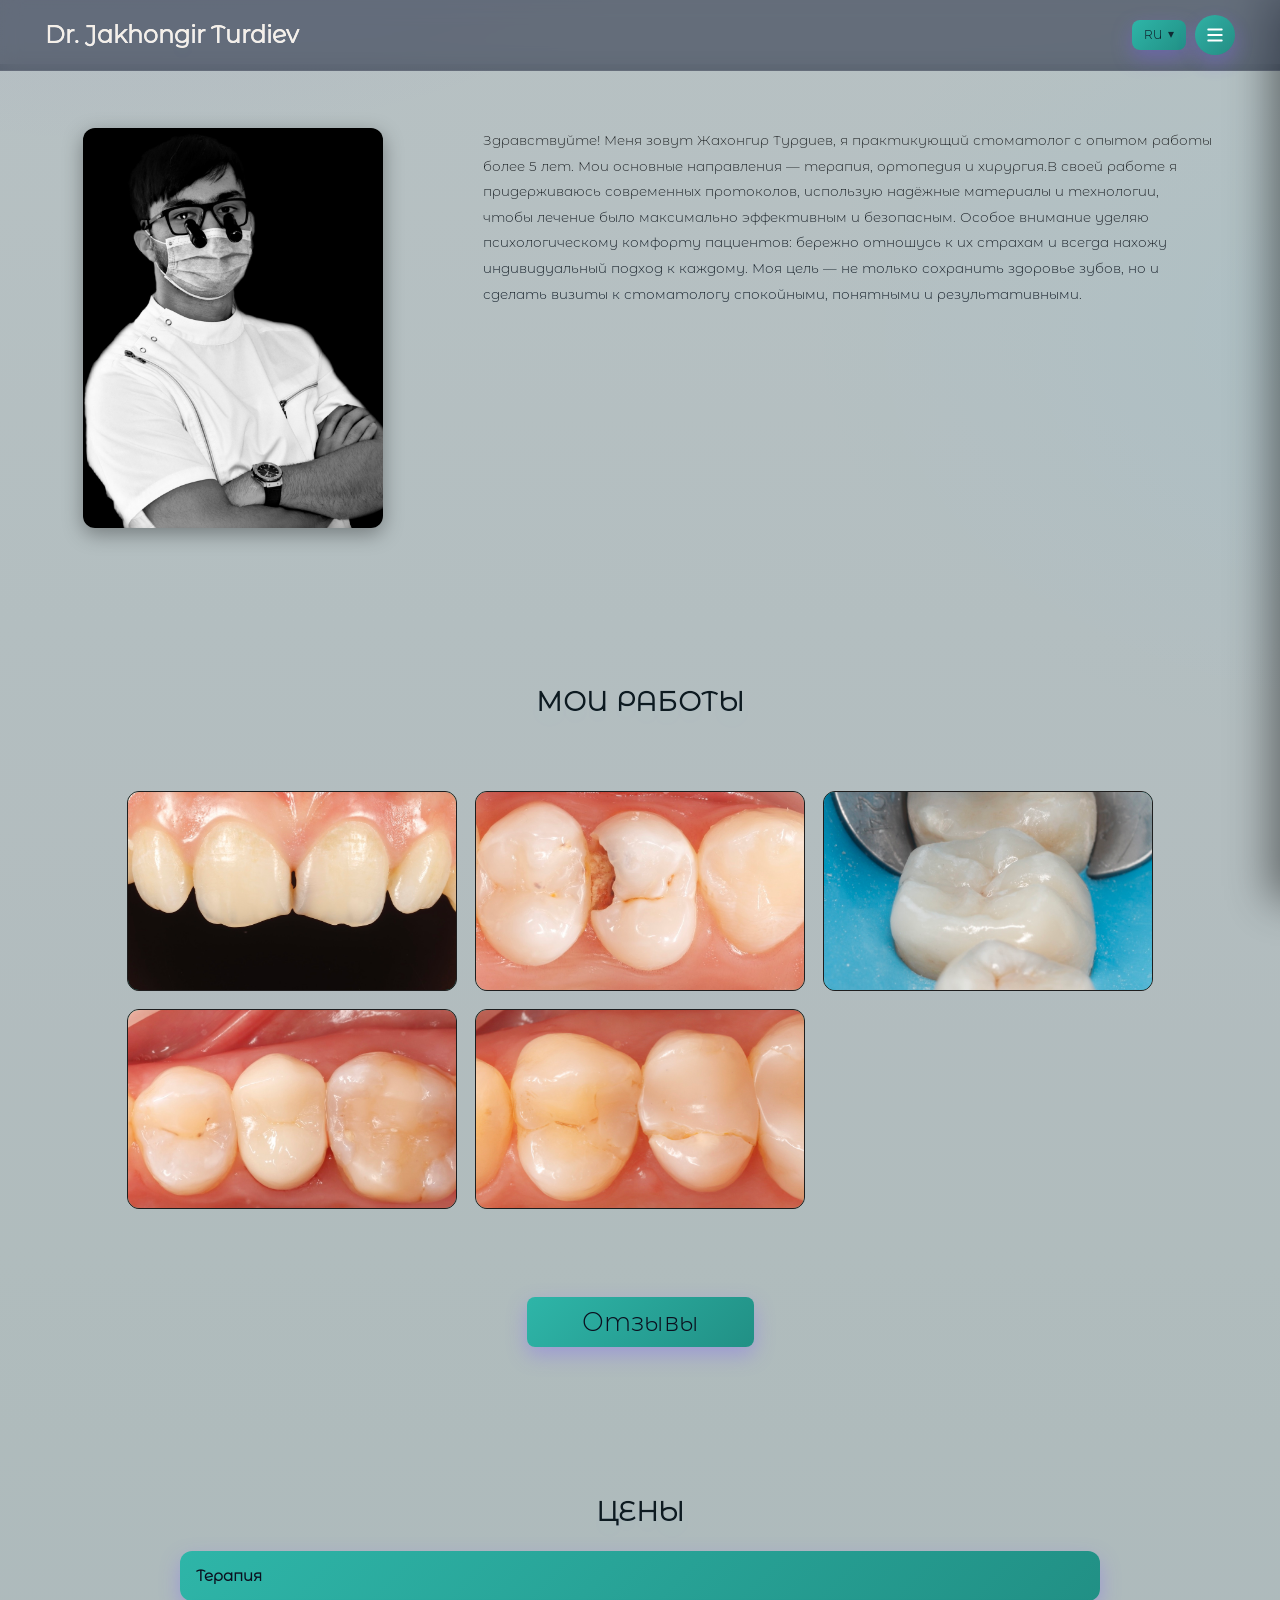
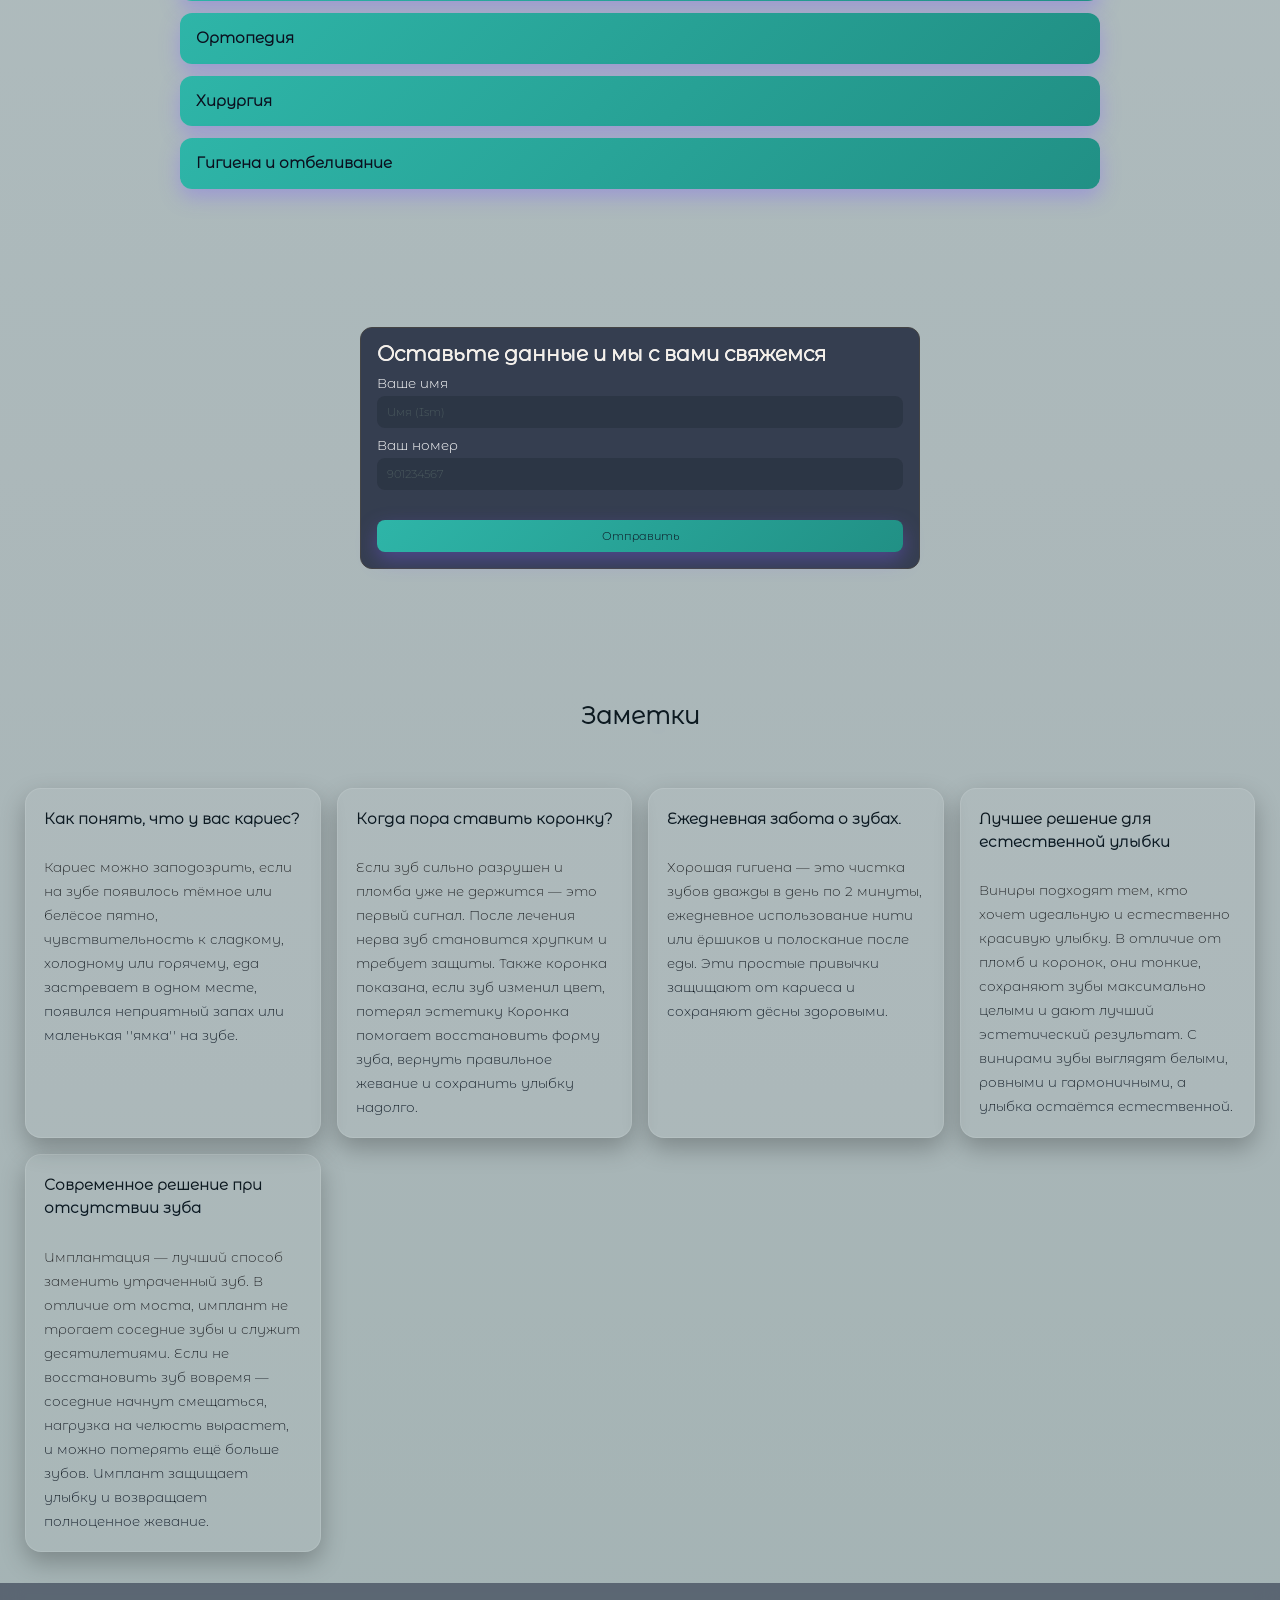
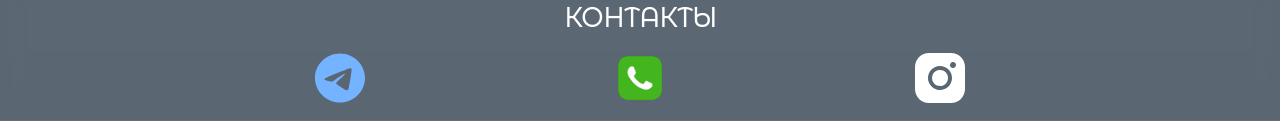
<file: index.html>
<!DOCTYPE html>
<html lang="ru">
  <head>
    <meta charset="UTF-8" />
    <meta name="viewport" content="width=device-width, initial-scale=1.0" />
    <title>Главная</title>
    <link rel="stylesheet" href="./css/style.css">
    <link rel="stylesheet" href="./css/price.css?v=8">
    <link rel="stylesheet" href="./css/about.css">
    <link rel="stylesheet" href="./css/works.css">
    <link rel="stylesheet" href="./css/questions.css">
    <link rel="stylesheet" href="./css/newstyle.css">
  </head>
  <style>
.phone-form { max-width: 560px; margin: 16px auto; padding: 16px; border:1px solid #444; border-radius:12px; background: rgba(14,22,45,.75)!important;}
.phone-form h2 { margin: 0 0 12px; }
.phone-form label { display:block; margin:10px 0 6px; }
.phone-form select, .phone-form input, .phone-form button { width:100%; padding:10px; border-radius:8px; border:1px solid #777; background:black; color:#fff; }
.phone-form button { margin-top:30px; background:#25d366; border-color:#25d366; cursor:pointer; }
.phone-form button:hover { filter:brightness(0.95); }
.notice { margin-top:10px; padding:8px 10px; background:#0f5132; color:#d1e7dd; border:1px solid #0f5132; border-radius:8px; }
.faq-card{gap: 25px;}
</style>
  <style>
  @media (max-width: 900px) {
  .works__grid { grid-template-columns: repeat(2, 1fr); }
}
@media (max-width: 700px) {
  .works__grid { grid-template-columns: repeat(1, 1fr); gap: 20px;}
  .work-card{ height: 200px;}
}
</style>
<style>
.pricing__cta {
  text-align: center;
  margin-top: 30px;
}
.btn-link {
  display: inline-block;
  padding: 12px 28px;
  font-size: 16px;
  font-weight: 600;
  color: #fff;
  background: linear-gradient(135deg, #111, #3b4ca0);
  border-radius: 10px;
  text-decoration: none;
  transition: transform .15s ease, background .3s ease;
}

.btn-link:hover {
  background: linear-gradient(135deg, #111, #5f78d6);
}

.btn-link:active {
  transform: translateY(1px);
}

@media (max-width: 640px) {
  .btn-link {
    padding: 10px 20px;
    font-size: 14px;
    border-radius: 8px;
  }

}

</style>
  <body>
<header class="header" style="position: fixed; width: 100%; background: rgba(14,22,45,.55)!important;">
  <div class="container">
    <div class="header__wrap" style="gap: 30px;">
      <h1 class="header__h" style="color: #f5efe8 !important;">Dr. Jakhongir Turdiev</h1>
      <ul class="nav">
        <li class="nav__item"><a href="index.html" class="nav__link" data-i18n="title_main">Главная</a></li>
        <li class="nav__item"><a href="#about" class="nav__link" data-i18n="title_about">О себе</a></li>
        <li class="nav__item"><a href="#works" class="nav__link" data-i18n="title_works">Мои работы</a></li>
        <li class="nav__item"><a href="reviews.html" class="nav__link" data-i18n="title_reviews">Отзывы</a></li>
        <li class="nav__item"><a href="#price" class="nav__link" data-i18n="title_price">Цены</a></li>
        <li class="nav__item"><a href="#enrol" class="nav__link" data-i18n="title_enrol">Записаться</a></li>
        <li class="nav__item"><a href="#adv" class="nav__link" data-i18n="title_notes">Заметки</a></li>
        <li class="nav__item"><a href="#contacts" class="nav__link" data-i18n="title_contacts">Контакты</a></li>
      </ul>
      <div style="display: flex; gap: 9px;">
      <div class="header__actions">
        <div class="lang-switcher">
          <button class="lang-switcher__btn" type="button" aria-haspopup="listbox" aria-expanded="false" aria-controls="lang-list">
            <span class="lang-switcher__current" data-lang-current>RU</span>
            <span class="lang-switcher__chev">▾</span>
          </button>
          <ul class="lang-switcher__list" id="lang-list" role="listbox" hidden>
            <li role="option" data-lang="ru" tabindex="0">Русский</li>
            <li role="option" data-lang="uz" tabindex="0">O‘zbekcha</li>
          </ul>
        </div>
      </div>

      <button id="burger" class="burger" aria-label="Меню" type="button" >
        <img id="burgerIcon" src="./img/bar.svg" alt="menu">
      </button>
      </div>
    </div>
  </div>
</header>

<div id="overlay" class="overlay" hidden ></div>
<nav id="sideMenu" class="side-menu" style="background: rgba(14,22,45,.75)!important;" aria-hidden="true">
  <ul class="nav nav--side">
    <li class="nav__item"><a href="index.html" class="nav__link" onclick="closeMenu()" data-i18n="title_main">Главная</a></li>
    <li class="nav__item"><a href="#about" class="nav__link" onclick="closeMenu()" data-i18n="title_about">О себе</a></li>
    <li class="nav__item"><a href="#works" class="nav__link" onclick="closeMenu()" data-i18n="title_works">Мои работы</a></li>
    <li class="nav__item"><a href="reviews.html" class="nav__link" onclick="closeMenu()" data-i18n="title_reviews">Отзывы</a></li>
    <li class="nav__item"><a href="#price" class="nav__link" onclick="closeMenu()" data-i18n="title_price">Цены</a></li>
    <li class="nav__item"><a href="#enrol" class="nav__link" onclick="closeMenu()" data-i18n="title_enrol">Записаться</a></li>
    <li class="nav__item"><a href="#adv" class="nav__link" onclick="closeMenu()" data-i18n="title_notes">Заметки</a></li>
    <li class="nav__item"><a href="#contacts" class="nav__link" onclick="closeMenu()" data-i18n="title_contacts">Контакты</a></li>
  </ul>
</nav>
<div id="sideMenuOverlay" class="side-menu__overlay" hidden></div>

<section class="about" id="about" style="margin-top: 64px;">
  <div class="about__inner">
    <div class="about__content">
      <img src="./img/mainPhoto.jpg" alt="Фото" class="about__photo">
      <p data-i18n="about_me">Здравствуйте! Меня зовут Жахонгир Турдиев, я практикующий стоматолог с опытом работы более 5 лет. Мои основные направления — терапия, ортопедия и хирургия.В своей работе я придерживаюсь современных протоколов, использую надёжные материалы и технологии, чтобы лечение было максимально эффективным и безопасным. Особое внимание уделяю психологическому комфорту пациентов: бережно отношусь к их страхам и всегда нахожу индивидуальный подход к каждому. Моя цель — не только сохранить здоровье зубов, но и сделать визиты к стоматологу спокойными, понятными и результативными.</p>
    </div>
  </div>
</section>



<section id="works" class="works main" style="background: black;">
  <div class="works__container">
    <h2 class="pricing__title" style="text-align: center; margin-top: 40px; margin-bottom: 70px; color: #0d1a20 !important;" data-i18n="title_works">Мои работы</h2>
    <div class="works__grid">

      <article class="work-card">
        <button class="work-card__btn" data-modal="work2" aria-label="Открыть работу 2">
            <!-- <h3 class="work-card__name">Работа 2</h3> -->
          <img src="./img/work2/2.jpeg" alt="Работа 2 — обложка" width="250" height="200" class="work-card__img">
        </button>
      </article>

      <article class="work-card">
        <button class="work-card__btn" data-modal="work3" aria-label="Открыть работу 3">
            <!-- <h3 class="work-card__name">Работа 3</h3> -->
          <img src="./img/work3/3.jpeg" alt="Работа 3 — обложка" width="250" height="200" class="work-card__img">
        </button>
      </article>

      <article class="work-card">
        <button class="work-card__btn" data-modal="work4" aria-label="Открыть работу 4">
            <!-- <h3 class="work-card__name">Работа 4</h3> -->
          <img src="./img/work4/4.jpeg" alt="Работа 4 — обложка" width="250" height="200" class="work-card__img">
        </button>
      </article>

      <article class="work-card">
        <button class="work-card__btn" data-modal="work5" aria-label="Открыть работу 5">
            <!-- <h3 class="work-card__name">Работа 5</h3> -->
          <img src="./img/work5/5.jpeg" alt="Работа 5 — обложка" width="250" height="200" class="work-card__img">
        </button>
      </article>

      <article class="work-card">
        <button class="work-card__btn" data-modal="work1" aria-label="Открыть работу 1">
            <!-- <h3 class="work-card__name">Работа 1</h3> -->
          <img src="./img/work1/1.jpeg" alt="Работа 1 — обложка" width="250" height="200" class="work-card__img">
        </button>
      </article>
    </div>
  </div>
        <div class="pricing__cta" style="margin-top: 100px !important; margin-bottom: 60px !important;">
            <a href="reviews.html" data-i18n="title_reviews" 
            style="color: #0b0f1e !important; width: 350px; font-size: 30px; padding: 12px 55px 12px 55px;
              background: linear-gradient(135deg, var(--brand), var(--brand-2)) !important; box-shadow: 0 8px 20px rgba(123,92,255,.35); border-radius: 8px;">
              Отзывы
            </a>
        </div>
  <div class="modal" id="work1" role="dialog" aria-modal="true" aria-labelledby="work1-title" hidden>
    <div class="modal__backdrop" data-close></div>
    <div class="modal__dialog" role="document">
      <button class="modal__close" title="Закрыть" aria-label="Закрыть" data-close>×</button>
      <h3 class="modal__title" id="work1-title" style="color: #f5efe8 !important;" data-i18n="work_1">Восстановление функции и эстетики</h3>
      <p class="modal__desc" data-i18n="work_1.1">Проведена реставрация и установлена керамическая коронка , восстановлена функция и эстетика.</p>
      <div class="modal__gallery">
        <img src="img/work1/1.jpeg"  loading="lazy" class="preview">
        <img src="img/work1/1.1.jpeg"  loading="lazy" class="preview">
        <img src="img/work1/1.2.jpeg"  loading="lazy" class="preview">
        <img src="img/work1/1.3.jpeg"  loading="lazy" class="preview">
        <img src="img/work1/1.4.jpeg"  loading="lazy" class="preview">
        <img src="img/work1/1.5.jpeg"  loading="lazy" class="preview">
      </div>
    </div>
  </div>

  <div class="modal" id="work2" role="dialog" aria-modal="true" aria-labelledby="work2-title" hidden>
    <div class="modal__backdrop" data-close></div>
    <div class="modal__dialog" role="document">
      <button class="modal__close" title="Закрыть" aria-label="Закрыть" data-close>×</button>
      <h3 class="modal__title" id="work2-title" style="color: #f5efe8 !important;" data-i18n="work_2">Реставрация фронтальных зубов</h3>
      <p class="modal__desc" data-i18n="work_2.1">Выполнена эстетическая реставрация фронтальных зубов , восстановив их форму и естественный цвет.</p>
      <div class="modal__gallery">
        <img src="img/work2/2.jpeg"   loading="lazy" class="preview">
        <img src="img/work2/2.1.jpeg" loading="lazy" class="preview">
        <img src="img/work2/2.3.jpeg" loading="lazy" class="preview">
        <img src="img/work2/2.4.jpeg" loading="lazy" class="preview">
        <img src="img/work2/2.5.jpeg" loading="lazy" class="preview">
        <img src="img/work2/2.6.jpeg" loading="lazy" class="preview">
      </div>
    </div>
  </div>

  <div class="modal" id="work3" role="dialog" aria-modal="true" aria-labelledby="work3-title" hidden>
    <div class="modal__backdrop" data-close></div>
    <div class="modal__dialog" role="document">
      <button class="modal__close" title="Закрыть" aria-label="Закрыть" data-close>×</button>
      <h3 class="modal__title" id="work3-title" style="color: #f5efe8 !important;" data-i18n="work_3">Художественная реставрация зуба</h3>
      <p class="modal__desc" data-i18n="work_3.1">Проведена художественная реставрация зуба , возвращена анатомическая форма , натуральный вид и цвет</p>
      <div class="modal__gallery">
        <img src="img/work3/3.jpeg" loading="lazy" class="preview">
        <img src="img/work3/3.1.jpeg" loading="lazy" class="preview">
        <img src="img/work3/3.2.jpeg" loading="lazy" class="preview">
        <img src="img/work3/3.3.jpeg" loading="lazy" class="preview">
        <img src="img/work3/3.4.jpeg" loading="lazy" class="preview">
        <img src="img/work3/3.5.jpeg" loading="lazy" class="preview">
      </div>
    </div>
  </div>

  <div class="modal" id="work4" role="dialog" aria-modal="true" aria-labelledby="work4-title" hidden>
    <div class="modal__backdrop" data-close></div>
    <div class="modal__dialog" role="document">
      <button class="modal__close" title="Закрыть" aria-label="Закрыть" data-close>×</button>
      <h3 class="modal__title" id="work4-title" style="color: #f5efe8 !important;" data-i18n="work_4">Керамическая накладка</h3>
      <p class="modal__desc" data-i18n="work_4.1">Установлена керамическая накладка на разрушенный зуб , восстановлена функция и анатомия зуба.</p>
      <div class="modal__gallery">
        <img src="img/work4/4.1.jpeg" loading="lazy" class="preview">
        <img src="img/work4/4.2.jpeg" loading="lazy" class="preview">
        <img src="img/work4/4.3.jpeg" loading="lazy" class="preview">
        <img src="img/work4/4.4.jpeg" loading="lazy" class="preview">
        <img src="img/work4/4.5.jpeg" loading="lazy" class="preview">
        <img src="img/work4/4.6.jpeg" loading="lazy" class="preview">
      </div>
    </div>
  </div>

  <div class="modal" id="work5" role="dialog" aria-modal="true" aria-labelledby="work5-title" hidden>
    <div class="modal__backdrop" data-close></div>
    <div class="modal__dialog" role="document">
      <button class="modal__close" title="Закрыть" aria-label="Закрыть" data-close>×</button>
      <h3 class="modal__title" id="work5-title" style="color: #f5efe8 !important;" data-i18n="work_5">Спасение сильно разрушенного зуба</h3>
      <p class="modal__desc" data-i18n="work_5.1">Спасение зуба. Проведена экструзия зуба и установлена коронка из диоксида циркония.</p>
      <div class="modal__gallery">
        <img src="img/work5/5.1.jpeg" loading="lazy" class="preview">
        <img src="img/work5/5.2.jpeg" loading="lazy" class="preview">
        <img src="img/work5/5.3.jpeg" loading="lazy" class="preview">
        <img src="img/work5/5.4.jpeg" loading="lazy" class="preview">
        <img src="img/work5/5.5.jpeg" loading="lazy" class="preview">
        <img src="img/work5/5.jpeg" loading="lazy" class="preview">
      </div>
    </div>
  </div>

</section>

<div id="modal_img" class="modal_img" aria-hidden="true">
  <button class="nav-btn prev" type="button" aria-label="Предыдущее фото">&#10094;</button>
  <button class="nav-btn next" type="button" aria-label="Следующее фото">&#10095;</button>
  <span class="close" aria-label="Закрыть">&times;</span>
  <img class="modal-content" id="modalImg" alt="">
  <div id="caption"></div>
  <div class="counter" id="counter" aria-live="polite"></div>
</div>


<section id="price">
        <div class="pricing" id="pricing">
  <h2 class="pricing__title" data-i18n="title_price" style="color: #0d1a20 !important;">Цены</h2>

  <ul class="pricing__groups">
    <!-- 1 -->
    <li class="group">
      <button class="group__title" type="button" aria-expanded="false" data-i18n="price_1">
        Терапия
        <span class="group__chev">▾</span>
      </button>
      <ul class="group__details" hidden>
        <li class="line">
          <span class="line__name" data-i18n="price_1.1">Средний кариес</span>
          <span class="line__leader" aria-hidden="true"></span>
          <span class="line__price">400 000 сум</span>
        </li>
        <li class="line">
          <span class="line__name" data-i18n="price_1.2">Глубокий кариес</span>
          <span class="line__leader" aria-hidden="true"></span>
          <span class="line__price">550 000 сум</span>
        </li>
        <li class="line">
          <span class="line__name" data-i18n="price_1.3">Эндодонтия 1 канал</span>
          <span class="line__leader" aria-hidden="true"></span>
          <span class="line__price">250 000 сум</span>
        </li>
        <li class="line">
          <span class="line__name" data-i18n="price_1.4">Эндодонтия 2 канала</span>
          <span class="line__leader" aria-hidden="true"></span>
          <span class="line__price">400 000 сум</span>
        </li>
        <li class="line">
          <span class="line__name" data-i18n="price_1.5">Эндодонтия 3-4 канала</span>
          <span class="line__leader" aria-hidden="true"></span>
          <span class="line__price">600 000 сум</span>
        </li>
        <li class="line">
          <span class="line__name" data-i18n="price_1.6">Наложение Са+ (1 канал)</span>
          <span class="line__leader" aria-hidden="true"></span>
          <span class="line__price">100 000 сум</span>
        </li>
        <li class="line">
          <span class="line__name" data-i18n="price_1.7">Наложение Са+ (2 канала)</span>
          <span class="line__leader" aria-hidden="true"></span>
          <span class="line__price">150 000 сум</span>
        </li>
        <li class="line">
          <span class="line__name" data-i18n="price_1.8">Наложение Са+ (3-4 канала)</span>
          <span class="line__leader" aria-hidden="true"></span>
          <span class="line__price">250 000 сум</span>
        </li>
        <li class="line">
          <span class="line__name" data-i18n="price_1.9">Build Up фронтальный зуб</span>
          <span class="line__leader" aria-hidden="true"></span>
          <span class="line__price">400 000 сум</span>
        </li>
        <li class="line">
          <span class="line__name" data-i18n="price_1.10">Build Up жевательный зуб</span>
          <span class="line__leader" aria-hidden="true"></span>
          <span class="line__price">550 000 сум</span>
        </li>
        <li class="line">
          <span class="line__name" data-i18n="price_1.11">Наложение стекловолоконного штифта</span>
          <span class="line__leader" aria-hidden="true"></span>
          <span class="line__price">100 000 сум</span>
        </li>
        <li class="line">
          <span class="line__name" data-i18n="price_1.12">Распломбирование 1 канал</span>
          <span class="line__leader" aria-hidden="true"></span>
          <span class="line__price">100 000 сум</span>
        </li>
        <li class="line">
          <span class="line__name" data-i18n="price_1.13">Распломбирование 2 канала</span>
          <span class="line__leader" aria-hidden="true"></span>
          <span class="line__price">150 000 сум</span>
        </li>
        <li class="line">
          <span class="line__name" data-i18n="price_1.14">Распломбирование 3-4 канала</span>
          <span class="line__leader" aria-hidden="true"></span>
          <span class="line__price">250 000 сум</span>
        </li>
        <li class="line">
          <span class="line__name" data-i18n="price_1.15">Экструзия зуба</span>
          <span class="line__leader" aria-hidden="true"></span>
          <span class="line__price">800 000 сум</span>
        </li>
        <div class="pricing__cta">
          <button data-close-modal style="padding: 10px 20px; font-size: 14px; border-radius: 8px;">
            <a href="#enrol" data-i18n="title_enrol" style="color: #0b0f1e !important;">Записаться</a>
          </button>
        </div>
      </ul>
    </li>

    <!-- 2 -->
    <li class="group">
      <button class="group__title" type="button" aria-expanded="false" data-i18n="price_2">
        Ортопедия
        <span class="group__chev">▾</span>
      </button>
      <ul class="group__details" hidden>
        <li class="line">
          <span class="line__name" data-i18n="price_2.1">Временная коронка (клиническая)</span>
          <span class="line__leader" aria-hidden="true"></span>
          <span class="line__price">200 000 сум</span>
        </li>
        <li class="line">
          <span class="line__name" data-i18n="price_2.2">Протезирование (металлокерамика)</span>
          <span class="line__leader" aria-hidden="true"></span>
          <span class="line__price">от 800 000 сум</span>
        </li>
        <li class="line">
          <span class="line__name" data-i18n="price_2.3">Протезирование (цирконий)</span>
          <span class="line__leader" aria-hidden="true"></span>
          <span class="line__price">от 2 500 000 сум</span>
        </li>
        <li class="line">
          <span class="line__name" data-i18n="price_2.4">Протезирование (виниры)</span>
          <span class="line__leader" aria-hidden="true"></span>
          <span class="line__price">от 3 000 000 сум</span>
        </li>
        <li class="line">
          <span class="line__name" data-i18n="price_2.5">Протезирование на имплантах (мк)</span>
          <span class="line__leader" aria-hidden="true"></span>
          <span class="line__price"> от 1 500 000 сум</span>
        </li>
        <li class="line">
          <span class="line__name" data-i18n="price_2.6">Протезирование на имплантах (цирконий)</span>
          <span class="line__leader" aria-hidden="true"></span>
          <span class="line__price">от 3 000 000 сум</span>
        </li>
        <li class="line">
          <span class="line__name" data-i18n="price_2.7">Мультиюнит (при имплантанции)</span>
          <span class="line__leader" aria-hidden="true"></span>
          <span class="line__price">625 000 сум</span>
        </li>
        <li class="line">
          <span class="line__name" data-i18n="price_2.8">Накладка (прессовая керамика)</span>
          <span class="line__leader" aria-hidden="true"></span>
          <span class="line__price">3 000 000 сум</span>
        </li>
        <li class="line">
          <span class="line__name" data-i18n="price_2.9">Накладка (композитная)</span>
          <span class="line__leader" aria-hidden="true"></span>
          <span class="line__price">1 250 000 сум</span>
        </li>
        <div class="pricing__cta">
          <button data-close-modal style="padding: 10px 20px; font-size: 14px; border-radius: 8px;">
            <a href="#enrol" data-i18n="title_enrol" style="color: #0b0f1e !important;">Записаться</a>
          </button>
        </div>
      </ul>
    </li>

    <!-- 3 -->
    <li class="group">
      <button class="group__title" type="button" aria-expanded="false" data-i18n="price_3">
        Хирургия
        <span class="group__chev">▾</span>
      </button>
      <ul class="group__details" hidden>
        <li class="line">
          <span class="line__name" data-i18n="price_3.1">Анестезия</span>
          <span class="line__leader" aria-hidden="true"></span>
          <span class="line__price">50 000 сум</span>
        </li>
        <li class="line">
          <span class="line__name" data-i18n="price_3.2">Удаление простое</span>
          <span class="line__leader" aria-hidden="true"></span>
          <span class="line__price">350 000 сум</span>
        </li>
        <li class="line">
          <span class="line__name" data-i18n="price_3.3">Удаление сложное</span>
          <span class="line__leader" aria-hidden="true"></span>
          <span class="line__price">500 000 сум</span>
        </li>
        <li class="line">
          <span class="line__name" data-i18n="price_3.4">Удаление зуба мудрости</span>
          <span class="line__leader" aria-hidden="true"></span>
          <span class="line__price">от 500 000 сум до 800 000 сум</span>
        </li>
        <li class="line">
          <span class="line__name" data-i18n="price_3.5">Наложение (гемостатической губки)</span>
          <span class="line__leader" aria-hidden="true"></span>
          <span class="line__price">100 000 сум</span>
        </li>
        <li class="line">
          <span class="line__name" data-i18n="price_3.6">Наложение швов</span>
          <span class="line__leader" aria-hidden="true"></span>
          <span class="line__price">50 000 сум</span>
        </li>
        <li class="line">
          <span class="line__name" data-i18n="price_3.7">Имплантация</span>
          <span class="line__leader" aria-hidden="true"></span>
          <span class="line__price">от 3 200 000 сум</span>
        </li>
        <li class="line">
          <span class="line__name" data-i18n="price_3.8">Костное наращивание</span>
          <span class="line__leader" aria-hidden="true"></span>
          <span class="line__price">от 3 200 000 сум</span>
        </li>
        <li class="line">
          <span class="line__name" data-i18n="price_3.9">Синус лифтинг</span>
          <span class="line__leader" aria-hidden="true"></span>
          <span class="line__price">от 3 200 000 сум</span>
        </li>
        <div class="pricing__cta">
          <button data-close-modal style="padding: 10px 20px; font-size: 14px; border-radius: 8px;">
            <a href="#enrol" data-i18n="title_enrol" style="color: #0b0f1e !important;">Записаться</a>
          </button>
        </div>
      </ul>
    </li>

<!-- 4 -->
    <li class="group">
      <button class="group__title" type="button" aria-expanded="false" data-i18n="price_4">
        Гигиена и отбеливание
        <span class="group__chev">▾</span>
      </button>
      <ul class="group__details" hidden>
        <li class="line">
          <span class="line__name" data-i18n="price_4.1">Профчистка</span>
          <span class="line__leader" aria-hidden="true"></span>
          <span class="line__price">от 400 000 сум</span>
        </li>
        <li class="line">
          <span class="line__name" data-i18n="price_4.2">Профчистка с air flow</span>
          <span class="line__leader" aria-hidden="true"></span>
          <span class="line__price">от 600 000 сум</span>
        </li>
        <li class="line">
          <span class="line__name" data-i18n="price_4.3">Отбеливание</span>
          <span class="line__leader" aria-hidden="true"></span>
          <span class="line__price">2 500 000 сум</span>
        </li>
        <div class="pricing__cta">
          <button data-close-modal style="padding: 10px 20px; font-size: 14px; border-radius: 8px;">
            <a href="#enrol" data-i18n="title_enrol" style="color: #0b0f1e !important;">Записаться</a>
          </button>
        </div>
      </ul>
    </li>
  </ul>

<!-- <div class="pricing__cta" hidden>
  <a class="pricing__cta-link" href="#enrol" aria-label="Записаться на приём">Записаться на приём</a>
</div> -->

</div>
</section>





<section class="main" id="enrol">
      <div class="container">
        <div class="phone-form">
          <h2 data-i18n="enrol_h" style="color: #f5efe8 !important;">Оставьте данные и мы с вами свяжемся</h2>
          <form id="phoneForm" action="send_phone.php" method="post">
            <label for="name" data-i18n="enrol_h_name">Ваше имя</label>
            <input type="text" id="name" name="name" placeholder="Имя (Ism)" required>
            <label for="phoneNumber" data-i18n="enrol_h_num">Ваш номер</label>
            <input type="tel" id="phoneNumber" name="phone" placeholder="901234567" required>
            <input type="text" name="website" autocomplete="off" style="position:absolute;left:-9999px;opacity:0">
            <button type="submit" class="btn" data-i18n="enrol_btn">Отправить</button>
          </form>
          <div id="responseMessage" style="display:none;"></div>
        </div>
      </div>
</section>




<section class="faq-carousel" aria-label="Часто задаваемые вопросы" id="adv">
  <div class="faq-header">
    <h2 class="faq-title" data-i18n="title_notes" style="color: #0d1a20 !important;">Заметки</h2>
  </div>

  <div class="faq-track" tabindex="0">
    <article class="faq-card">
      <h3 class="faq-q" data-i18n="notes_1.1" style="color: #0d1a20 !important;">Как понять, что у вас кариес?</h3>
      <p class="faq-a" data-i18n="notes_1.2">Кариес можно заподозрить, если на зубе появилось тёмное или белёсое пятно, чувствительность к сладкому, холодному или горячему, еда застревает в одном месте, появился неприятный запах или маленькая ''ямка'' на зубе.</p>
    </article>
    <article class="faq-card">
      <h3 class="faq-q" data-i18n="notes_2.1" style="color: #0d1a20 !important;">Когда пора ставить коронку?</h3>
      <p class="faq-a" data-i18n="notes_2.2">Если зуб сильно разрушен и пломба уже не держится — это первый сигнал. После лечения нерва зуб становится хрупким и требует защиты. Также коронка показана, если зуб изменил цвет, потерял эстетику Коронка помогает восстановить форму зуба, вернуть правильное жевание и сохранить улыбку надолго.</p>
    </article>
    <article class="faq-card">
      <h3 class="faq-q" data-i18n="notes_3.1" style="color: #0d1a20 !important;">Ежедневная забота о зубах.</h3>
      <p class="faq-a" data-i18n="notes_3.2">Хорошая гигиена — это чистка зубов дважды в день по 2 минуты, ежедневное использование нити или ёршиков и полоскание после еды. Эти простые привычки защищают от кариеса и сохраняют дёсны здоровыми.</p>
    </article>
    <article class="faq-card">
      <h3 class="faq-q" data-i18n="notes_4.1" style="color: #0d1a20 !important;">Лучшее решение для естественной улыбки</h3>
      <p class="faq-a" data-i18n="notes_4.2">Виниры подходят тем, кто хочет идеальную и естественно красивую улыбку. В отличие от пломб и коронок, они тонкие, сохраняют зубы максимально целыми и дают лучший эстетический результат. С винирами зубы выглядят белыми, ровными и гармоничными, а улыбка остаётся естественной.</p>
    </article>
    <article class="faq-card">
      <h3 class="faq-q" data-i18n="notes_5.1" style="color: #0d1a20 !important;">Современное решение при отсутствии зуба</h3>
      <p class="faq-a" data-i18n="notes_5.2">Имплантация — лучший способ заменить утраченный зуб. В отличие от моста, имплант не трогает соседние зубы и служит десятилетиями. Если не восстановить зуб вовремя — соседние начнут смещаться, нагрузка на челюсть вырастет, и можно потерять ещё больше зубов. Имплант защищает улыбку и возвращает полноценное жевание.</p>
    </article>
  </div>
</section>




<footer class="footer" id="contacts" style="background: rgba(14,22,45,.55)!important;">
  <div class="container">
    <div class="footer__wrap">
      <div class="footer__title">
        <h4 class="footer__h" data-i18n="title_contacts">Контакты</h4>
      </div>
      <div class="footer__contacts">
        <a href="https://t.me/doctor_turdiev"
        ><img src="./img/teleg.svg" alt="" width="50px" height="50px"
        /></a>
        <a href="tel:+998(93)511-97-57;"
        ><img src="./img/phone.png" alt="" width="50px" height="50px"
        /></a>
        <a href="https://instagram.com/dr_turdiev?igshid=MzRlODBiNWFlZA=="
        ><img src="./img/insta.svg" alt="" width="50px" height="50px"
        /></a>
      </div>
    </div>
  </div>
</footer>
<div class="price-modal" id="priceModal" data-modal="prices" hidden>
  <div class="price-modal__backdrop" data-close="1"></div>

  <div class="price-modal__dialog" role="dialog" aria-modal="true" aria-labelledby="priceModalTitle">
    <button class="price-modal__close" type="button" aria-label="Закрыть" data-close="1">×</button>
    <h3 class="price-modal__title" id="priceModalTitle"></h3>
    <ul class="group__details modal-list"></ul>
  </div>
</div>

    <script src="lang.js" defer></script>
    <script src="works.js" defer></script>
    <script src="script.js" defer></script>
    <script src="questions.js" defer></script>
    <script>

const OPEN_SRC  = "./img/bar.svg";
 function closeMenu() {
      sideMenu.classList.remove("active");
      overlay.classList.remove("active");
      overlay.addEventListener("transitionend", function onEnd() {
        overlay.hidden = true;
        overlay.removeEventListener("transitionend", onEnd);
      });
      document.body.classList.remove("body--lock");
      burgerIcon.src = OPEN_SRC;
    }
    </script>

    

    <script>
document.getElementById("phoneForm").addEventListener("submit", async function(e) {
  e.preventDefault();

  let formData = new FormData(this);

  let response = await fetch(this.action, {
    method: "POST",
    body: formData
  });

  let result = await response.text();

  let msgBox = document.getElementById("responseMessage");
  msgBox.style.display = "block";
  
  if (result.includes("Ошибка")) {
    msgBox.style.color = "red";
  } else {
    msgBox.style.color = "green";
    this.reset();
  }

  msgBox.innerText = result;
});
    </script>

    <script>
  (function(){
    const modal   = document.getElementById('priceModal');
    const dialog  = modal.querySelector('.price-modal__dialog');
    const titleEl = modal.querySelector('.price-modal__title');
    const listEl  = modal.querySelector('.modal-list');

    function openModal(title, listNode){

      titleEl.textContent = title;

      listEl.innerHTML = listNode.innerHTML;

      modal.hidden = false;
      document.body.classList.add('body--lock'); 

      modal.querySelector('.price-modal__close').focus();
    }

    function closeModal(){
      modal.hidden = true;
      document.body.classList.remove('body--lock');
      listEl.innerHTML = '';
      titleEl.textContent = '';
    }

    document.querySelectorAll('.group__title').forEach(btn=>{
      btn.addEventListener('click', ()=>{
        const title = btn.firstChild.textContent.trim(); 
        const list  = btn.nextElementSibling;            
        if (!list) return;
        openModal(title, list);
      });
    });

    modal.addEventListener('click', (e)=>{
      if (e.target.dataset.close === '1' || e.target === modal) closeModal();
    });
    document.addEventListener('keydown', (e)=>{
      if (!modal.hidden && e.key === 'Escape') closeModal();
    });
  })();

document.addEventListener("click", (e) => {
  const link = e.target.closest(".pricing__cta-link, .js-scroll-close");
  if (link) {
    const modal = document.getElementById("priceModal");
    if (modal && !modal.hidden) {
      modal.hidden = true;
      document.body.classList.remove("body--lock");
      const listEl  = modal.querySelector('.modal-list');
      const titleEl = modal.querySelector('.price-modal__title');
      if (listEl) listEl.innerHTML = '';
      if (titleEl) titleEl.textContent = '';
    }
  }
});

    </script>
<script>
  (function () {
    function closeModal(el) {
      const modal = el?.closest('[data-modal]');
      if (!modal) return;

      modal.setAttribute('hidden', '');
      modal.classList.remove('is-open');
      document.body.classList.remove('no-scroll');
    }

    document.addEventListener('click', function (e) {
      const closer = e.target.closest('[data-close-modal]');
      if (closer) closeModal(closer);
    });

    document.addEventListener('keydown', function (e) {
      if (e.key === 'Escape') {
        const opened = document.querySelector('[data-modal].is-open, [data-modal]:not([hidden])');
        if (opened) {
          closeModal(opened.querySelector('[data-close-modal]') || opened);
        }
      }
    });
  })();
</script>


  </body>
</html>
</file>
<file: css/style.css>
@import url(./media.css);
@import url(./fonts.css);

* {
  margin: 0;
  padding: 0;
  box-sizing: border-box;
  list-style: none;
  text-decoration: none;
}
html, body { overflow-x: hidden; }
.header {
  background: #343434;
  color: white;
  padding: 15px 0;
  height: 117px;
}
.container {
  max-width: 1220px;
  margin: 0 auto;
  padding: 0 15px;
  width: 100%;
}
.header__wrap {
  display: flex;
  justify-content: space-between;
  align-items: center;  
}
.nav {
  display: flex;  
  justify-content: space-between;
  align-items: center;
  gap: 17px;
}
.nav__link {
  border-top: 2px solid transparent;
  border-bottom: 2px solid transparent;
  color: white;
  font-size: 25px;
  line-height: 20px;
  transition: 0.2s;
}

.nav__item{
  white-space: nowrap;
}

.main {
  background-size: cover;
  background-position: center;
  color: white;
  padding: 50px 0;
}
.main__wrap {
  display: flex;
  justify-content: space-around;
  align-items: flex-start;
}
.main__img {
  margin-top: auto;
  margin-bottom: auto;
}
.main__i {
  max-width: 350px;
  width: 100%;
}
.main__text {
  max-width: 470px;
  width: 100%;
}
.text__h {
  font-family: "Oswald-Regular", sans-serif;
  font-size: 35px;
  font-weight: 400;
  line-height: 40px;
  margin-bottom: 63px;
  text-transform: uppercase;
}
.text__p {
  font-family: "Oswald-Regular", sans-serif;
  font-size: 18px;
  font-weight: 400;
  line-height: 21px;
  max-width: 430px;
  width: 100%;
  white-space: normal;
}
.footer {
  background: #343434;
  margin-bottom: 0;
}
.footer__wrap {
  display: flex;
  flex-direction: column;
  align-items: center;
  padding: 15px;
}
.footer__title {
  margin-bottom: 15px;
  color: white;
}
.footer__h {
  font-size: 30px;
  line-height: 40px;
  text-transform: uppercase;
}
.footer__contacts {
  display: flex;
  gap: 250px;
}
body {
  display: flex;
  flex-direction: column;
  min-height: 100vh;
}
section.main {
  flex: 1;
  display: flex;
  flex-direction: column;
}

.side-menu{
  position: fixed;
  top: 0;
  right: 0;                          
  transform: translateX(100%);       
  width: 86vw;
  max-width: 250px;
  height: 100vh;
  background: #222;
  color: #fff;
  z-index: 1001;
  box-shadow: -10px 0 40px rgba(0,0,0,.45); 
  transition: transform .32s cubic-bezier(.2,.8,.2,1);
  display: flex;
  flex-direction: column;
  overflow-y: auto;
  -webkit-overflow-scrolling: touch;
  box-sizing: border-box;
  padding: 80px 16px 24px;
}
.side-menu.active{
  transform: translateX(0);          
}

.side-menu .nav{
  display: flex !important;
  flex-direction: column !important;
  gap: 12px;
  margin: 0;
  padding: 0;
  width: 100%;
  box-sizing: border-box;
}
.side-menu .nav__item{ width: 100%; border: none; padding: 0;}
.side-menu .nav__link{
  display: block;
  width: 100%;
  color: #fff;
  text-decoration: none;
  font-size: 18px;
  padding: 12px 0;
  border-bottom: 1px solid rgba(255,255,255,.12);
}

.side-menu__overlay{
  position: fixed;
  inset: 0;
  background: rgba(0,0,0,.5);
  z-index: 1000;
  opacity: 0;
  transition: opacity .25s ease;
}
.side-menu__overlay.active{ opacity: 1; }

.burger {
  position: relative;
  width: 40px;
  height: 40px;
  display: flex;
  flex-direction: column;
  justify-content: center;
  align-items: center;
  gap: 10px;
  background: none;
  border: none;
  cursor: pointer;
  z-index: 1002; 
}

.burger span {
  display: block;
  width: 36px;
  height: 4px;
  background: #fff;
  border-radius: 2px;
  transition: 0.4s;
}

.burger.active span:nth-child(1) {
  transform: rotate(45deg) translate(6px, 6px);
}

.burger.active span:nth-child(2) {
  opacity: 0;
}

.burger.active span:nth-child(3) {
  transform: rotate(-45deg) translate(7px, -7px);
}

.burger img{ width: 100%; height: 100%; object-fit: contain; }

.header__h {
  font-size: 28px;
}

@media (max-width: 640px) {
  .header__h {
    font-size: 22px;
  }
}
@media (max-width: 1300px) {
  .header{
    height: auto;
  }
}
</file>
<file: css/price.css>
@import url(./media.css);
@import url(./fonts.css);

  .pricing{
    --pad-x: 20px;
    --pad-y: 48px;
    --maxw: 920px;
    --text: #fff;
    --muted: #cfcfcf;
    --accent: #7ea8ff;
    --leader: rgba(255,255,255,.45);
  }

.pricing {
  position: relative; 
  padding: 60px 20px;
  color: white;
  text-align: center;
  clip-path: polygon(0 80px, 50% 0, 100% 80px, 100% 100%, 0% 100%);
}

.pricing h2 {
  font-size: 2em;
  margin-bottom: 20px;
}

.pricing::before{
  content:"";
  position:absolute;
  left: 0; right: 0;
  height: 56px;     
  top: -56px;       
  clip-path: polygon(0 100%, 50% 8%, 100% 100%);
  z-index: -1;  
}

.pricing { margin-top: -1px; }


  .pricing__title{
    max-width: var(--maxw);
    margin: 0 auto 18px;
    font: 700 32px/1.15 system-ui, -apple-system, Segoe UI, Roboto, Arial, sans-serif;
    text-transform: uppercase;
    letter-spacing: .5px;
  }

  .pricing__groups{
    max-width: var(--maxw);
    margin: 0 auto;
    padding: 0;
    list-style: none;
  }

  .group{ margin: 6px 0 12px; }

  .group__title{
    width: 100%;
    text-align: left;
    background: rgba(255,255,255,.06);
    
    color: var(--text);
    border: 1px solid rgba(255,255,255,.12);
    border-radius: 12px;
    padding: 14px 16px;
    font: 600 18px/1.25 system-ui, -apple-system, Segoe UI, Roboto, Arial, sans-serif;
    display: flex; align-items: center; justify-content: space-between;
    cursor: pointer;
    transition: background .2s, border-color .2s, transform .06s;
    
  }
  .group__title:hover{ background: rgba(255,255,255,.1); border-color: rgba(255,255,255,.18); }
  .group__title:active{ transform: scale(.995); }
  .group__chev{ color: var(--muted); transition: transform .2s; }

  .group__details{
    list-style: none;
    margin: 10px 2px 2px;
    padding: 6px 10px 2px;
    border-left: 2px solid rgba(255,255,255,.08);
  }

  .line{
    display: flex;
    align-items: baseline;
    gap: 10px;
    padding: 8px 2px;
  }
.line__name {
  white-space: normal;
  word-break: break-word;
  overflow-wrap: anywhere;
  display: inline-block;
  max-width: 100%;
}


  .line__leader{
    flex: 1 1 auto;
    height: 1px;
    align-self: center;
    background-image: repeating-linear-gradient(to right, var(--leader) 0 4px, transparent 4px 10px);
    opacity: .9;
    translate: 0 -2px; 
  }
  .line__price{
    white-space: nowrap;
    font: 600 16px/1.35 system-ui, -apple-system, Segoe UI, Roboto, Arial, sans-serif;
    color: var(--accent);
    letter-spacing: .2px;
  }

.price-modal[hidden]{ display:none; }

.price-modal{
  position: fixed; inset: 0; z-index: 2000;
  display: grid; place-items: center;
}

.price-modal__backdrop{
  position: absolute; inset: 0;
  background: rgba(0,0,0,.6);
  backdrop-filter: blur(1px);
}

.price-modal__dialog{
  position: relative;
  width: min(92vw, 720px);
  max-height: 86vh;
  overflow: auto;
  background: rgba(14,22,45,.80);
  border: 1px solid rgba(255,255,255,.12);
  border-radius: 16px;
  padding: 20px 18px 14px;
  box-shadow: 0 30px 120px rgba(0,0,0,.6);
  color: #fff;
}

.price-modal__title{
  margin: 0 36px 8px 6px;
  font: 700 22px/1.25 system-ui, -apple-system, Segoe UI, Roboto, Arial, sans-serif;
  color: #f5efe8 !important;
}

.price-modal__close{
  position: absolute; top: 8px; right: 10px;
  width: 36px; height: 36px;
  border-radius: 10px;
  background: rgba(255,255,255,.08);
  color: #fff; border: 1px solid rgba(255,255,255,.15);
  font-size: 20px; line-height: 1;
  cursor: pointer;
}
.price-modal__close:hover{ background: rgba(255,255,255,.14); }

.modal-list{
  list-style: none;
  margin: 6px 2px 2px;
  padding: 6px 6px 10px;
  border-left: 2px solid rgba(255,255,255,.08);
}

.line{
  display: flex;
  align-items: baseline;
  gap: 12px;
  padding: 8px 2px;
}

.line__name{
  flex: 0 1 auto;
  min-width: 0;
  white-space: nowrap;
  overflow: hidden;
  text-overflow: ellipsis;
  font: 500 16px/1.35 system-ui, -apple-system, Segoe UI, Roboto, Arial, sans-serif;
}

.line__leader{
  flex: 1 1 auto;
  height: 1px;
  align-self: center;
  /* собственно пунктир */
  background-image: repeating-linear-gradient(
    to right,
    rgba(255,255,255,.45) 0 5px,
    transparent 5px 11px
  );
  opacity: .9;
  translate: 0 -1px;

  -webkit-mask: linear-gradient(90deg, transparent 0 6px, #000 12px calc(100% - 12px), transparent calc(100% - 6px));
          mask: linear-gradient(90deg, transparent 0 6px, #000 12px calc(100% - 12px), transparent calc(100% - 6px));
}


.line__price{
  flex: 0 0 auto;
  white-space: nowrap;
  font: 600 16px/1.35 system-ui, -apple-system, Segoe UI, Roboto, Arial, sans-serif;
  color: #7ea8ff;
  letter-spacing: .2px;
}

@media (max-width: 640px) {
  .line__name {
    white-space: normal !important;
    text-overflow: unset !important;
    overflow: visible !important;
  }
}
</file>
<file: css/about.css>
@import url(./fonts.css);
@import url(./media.css);

.about {
  margin-top: 0;
  background:#111;
  color:#eaeaea;
  padding:64px 0;
}

.about__inner {
  width:min(1500px,92%);
  margin:0 auto;
  padding:0 16px;
}

.about__content {
  font-size:16px;
  line-height:1.6;
}


.about__photo {
  float:left;
  width:300px;
  height:400px;
  object-fit:cover;
  margin:0 0 12px 16px;
  margin-right: 100px;
  border-radius:12px;
  box-shadow:0 6px 20px rgba(0,0,0,.35);
}

@media (max-width:900px){
  .about__photo {
    width:200px;
    height:260px;
  }
}

@media (max-width:600px){
  .about__photo {
    width:120px;
    height:150px;
    margin:0 12px 12px 0;
  }
}
</file>
<file: css/works.css>
@import url(./media.css);
@import url(./fonts.css);

.works { padding: 40px 0; background: #000; color: #fff; }
.works__container { max-width: 1220px; margin: 0 auto; padding: 0 15px; }

.works__grid {
  display: grid;
  grid-template-columns: repeat(3, 1fr);
  gap: 18px;
}

.work-card { background: #121212; border-radius: 12px; overflow: hidden; border: 1px solid #1e1e1e; width: 330px; height: 200px;}
.work-card__btn {
  padding: 0;
  border: none;
  background: none;
  display: block;
  width: 100%;
  height: 100%;
  overflow: hidden;
}

.work-card__img {
  width: 100%;
  height: 100%;
  object-fit: cover;
  display: block;
}

.work-card__name {
  margin: 10px 12px 14px; font: 600 18px/1.2 "Oswald-Regular", system-ui; color: #fff;
}
.work-card:hover { transform: translateY(-2px); transition: transform .2s ease; }

.modal[hidden] { display: none; }
.modal {
  position: fixed; inset: 0; z-index: 1000;
  display: grid; place-items: center;
}
.modal__backdrop {
  position: absolute; inset: 0; background: rgba(0,0,0,.6);
}
.modal__dialog {
  position: relative; width: min(920px, 92vw); max-height: 86vh; overflow: auto;
  background: rgba(14,22,45,.75); border: 1px solid #2a2a2a; border-radius: 14px; padding: 18px 18px 20px;
  box-shadow: 0 10px 40px rgba(0,0,0,.5);
}
.modal__close {
  position: absolute; top: 8px; right: 10px;
  width: 36px; height: 36px; border-radius: 50%;
  background: #252525; color: #fff; border: 0; cursor: pointer; font-size: 20px; line-height: 36px;
}
.modal__title { margin: 4px 34px 8px 2px; font: 700 24px/1.2 "Oswald-Bold", system-ui; }
.modal__desc { color: #cfcfcf; margin-bottom: 12px; }

.modal__gallery {
  display: grid; grid-template-columns: repeat(3, 1fr); gap: 10px; 
}
.modal__gallery img {
  width: 100%; height: 150px; object-fit: cover; border-radius: 8px; border: 1px solid #2a2a2a;
}
.modal_img{
  position: fixed;
  inset: 0;
  z-index: 1000;
  background: rgba(0,0,0,.9);
  display: none;
  align-items: center;
  justify-content: center;
  overflow: hidden;
  padding: env(safe-area-inset-top) 16px env(safe-area-inset-bottom) 16px;
}

.modal_img.is-open{
  display: flex;               
}


.modal-content{
  display:block;
  max-width:min(96vw,1200px);
  max-height:90vh;
  width:auto;
  height:auto;
  object-fit:contain;
  margin:0 auto;
  border-radius:8px;
  box-shadow:0 0 20px rgba(0,0,0,.6);
}


   #caption {
  position: absolute;
  bottom: 12px;
  left: 50%;
  transform: translateX(-50%);
  margin: 0;
  padding: 6px 10px;
  color: #ddd;
  font-size: 14px;
  background: rgba(0,0,0,0.5);
  border-radius: 8px;
  max-width: 92vw;
  text-align: center;
  z-index: 1001;
  white-space: normal;
  word-break: break-word;
}

   .close {
  position: absolute;
  top: 10px;
  right: 14px;
  color: #fff;
  font-size: 32px;
  font-weight: 700;
  cursor: pointer;
  line-height: 1;
  z-index: 1001;
}

.modal_img .nav-btn{
  position: fixed;
  top: 50%;
  transform: translateY(-50%);
  border: 0;
  background: rgba(0,0,0,0.5);
  color: #fff;
  font-size: 32px;
  line-height: 1;
  width: 48px;
  height: 48px;
  border-radius: 50%;
  cursor: pointer;
  z-index: 1001;
  display: grid;
  place-items: center;
}
.modal_img .nav-btn{
  opacity:0.6;
  transition:opacity 0.3s ease;
}
.modal_img .nav-btn:hover{
  opacity:1;  
}

.modal_img .nav-btn:hover{ background: rgba(0,0,0,0.65); }
.modal_img .nav-btn.prev{ left: 16px; }
.modal_img .nav-btn.next{ right: 16px; }

.counter{
  position:absolute;
  top:20px;
  left:50%;
  transform:translateX(-50%);
  color:#fff;
  font-size:16px;
  background:rgba(0,0,0,0.5);
  padding:4px 10px;
  border-radius:12px;
  font-family:sans-serif;
}

@media (max-width: 640px) {
  .modal__gallery { grid-template-columns: repeat(2, 1fr); }
  .modal__gallery img { height: 70px; }
  .work-card{ width: 295px;}
}
</file>
<file: css/questions.css>
@import url(./fonts.css);
@import url(./media.css);
.faq-carousel{
  --gap: 16px;
  --card-bg: rgba(255,255,255,.05);
  --card-border: rgba(255,255,255,.10);
  --text: var(--text, #e9f0ff);
  --muted: var(--muted, #a9b4d0);
  --brand: var(--brand, #6dd6ff);
  --brand-2: var(--brand-2, #7b5cff);
  --radius: 16px;

  padding: 25px ;
  color: var(--text);
}

.faq-header{
  display: flex; align-items: center; justify-content: center;
  gap: 16px; margin-bottom: 16px;
}
.faq-title{ font-size: clamp(25px, 2.5vw, 28px); line-height: 4;}

.faq-track{
  display: grid;
  grid-auto-flow: column;
  grid-auto-columns: calc(65% - var(--gap));
  gap: var(--gap);
  overflow-x: auto;
  scroll-snap-type: x mandatory;
  -webkit-overflow-scrolling: touch;
  padding-bottom: 6px;
}
.faq-track:focus{ outline: none; }

.faq-card{
  scroll-snap-align: start;
  scroll-snap-stop: always;
  background: var(--card-bg);
  border: 1px solid var(--card-border);
  border-radius: var(--radius);
  box-shadow: 0 10px 24px rgba(0,0,0,.25);
  padding: 18px;
  min-height: 160px;
  display: flex; flex-direction: column; gap: 8px;
}
.faq-q{ font-size: 18px; line-height: 1.3;}
.faq-a{ color: var(--muted); line-height: 1.5; }

@media (min-width: 560px){
  .faq-track{ grid-auto-columns: calc(50% - var(--gap)); }
}

@media (min-width: 1024px){
  .faq-controls{ display: none; }
  .faq-track{
    grid-auto-flow: row;
    grid-auto-columns: unset;
    grid-template-columns: repeat(auto-fit, minmax(240px, 1fr));
    overflow: visible;
    scroll-snap-type: none;
  }
}
@media (max-width: 550px) {
    .faq-card{
        min-height: 370px;
        width: 220px;
    }
    .faq-track{gap: 60px;}
}

@media (hover:hover){
  .faq-card{ transition: transform .15s ease, box-shadow .2s ease; }
  .faq-card:hover{
    transform: translateY(-2px);
    box-shadow: 0 14px 32px rgba(0,0,0,.30);
  }
}

@media (prefers-reduced-motion: reduce){
  .faq-card{ transition: none !important; }
  .faq-btn{ transition: none !important; }
}
</file>
<file: css/newstyle.css>
@import url(./fonts.css);
@import url(./media.css);
:root{
--bg-1: #cfd8da;
--bg-2: #bac8ca;
--surface: rgba(12,24,28,.12);
--surface-2: rgba(12,24,28,.20);

--text: #0d1416;
--text-muted: #4b5a5e;

--brand: #2eb5a8;
--brand-2: #219085;
--accent: #7a9cf7;

  --font-ru: 'MontserratRu', system-ui, -apple-system, 'Segoe UI', Roboto, sans-serif;
  --font-uz: 'MontserratRu', system-ui, -apple-system, 'Segoe UI', Roboto, sans-serif;

}


html, body{
  background:
    radial-gradient(1200px 800px at 10% -10%, rgba(123,92,255,.12), transparent 60%),
    radial-gradient(1000px 700px at 110% 10%, rgba(109,214,255,.10), transparent 60%),
    linear-gradient(180deg, var(--bg-1), var(--bg-2)) !important;
  color: var(--text);
  -webkit-font-smoothing: antialiased;
  text-rendering: optimizeLegibility;
  font-family: var(--font-ui) !important;
}
:lang(ru) html,
:lang(ru) body,
:lang(ru) h1, :lang(ru) h2, :lang(ru) h3, :lang(ru) h4, :lang(ru) h5, :lang(ru) h6,
:lang(ru) p,  :lang(ru) a,  :lang(ru) li, :lang(ru) span, :lang(ru) small,
:lang(ru) button, :lang(ru) .btn, :lang(ru) .button,
:lang(ru) input, :lang(ru) select, :lang(ru) textarea,
:lang(ru) .navbar, :lang(ru) .price__item, :lang(ru) .modal,
:lang(ru) .hero, :lang(ru) .section, :lang(ru) .card {
  font-family: var(--font-ru) !important;
}
:lang(uz), :lang(uz-Latn){
  font-family: var(--font-uz) !important;
}
:lang(uz) html,
:lang(uz) body,
:lang(uz) h1, :lang(uz) h2, :lang(uz) h3, :lang(uz) h4, :lang(uz) h5, :lang(uz) h6,
:lang(uz) p,  :lang(uz) a,  :lang(uz) li, :lang(uz) span, :lang(uz) small,
:lang(uz) button, :lang(uz) .btn, :lang(uz) .button,
:lang(uz) input, :lang(uz) select, :lang(uz) textarea,
:lang(uz) .navbar, :lang(uz) .price__item, :lang(uz) .modal,
:lang(uz) .hero, :lang(uz) .section, :lang(uz) .card {
  font-family: var(--font-uz) !important;
}
header, .header, nav, .navbar, footer{
  background: rgba(14,22,45,.55)!important;
  backdrop-filter: blur(10px);
  border-bottom: 1px solid rgba(255,255,255,.06);
}
h1, h2, h3,p{
  background: linear-gradient(180deg, #fff, #cfe6ff);
  -webkit-background-clip: text;
  background-clip: text;
  color: var(--text);
  text-shadow: 0 10px 30px rgba(109,214,255,.06);
}
a{
  color: var(--brand) !important;
  text-decoration: none;
  position: relative;
  transition: color .25s ease;
}
a:hover{ color: var(--brand-2) !important; }
a::after{
  content:"";
  position:absolute; left:0; bottom:-3px;
  width:0; height:2px;
  background: linear-gradient(90deg, var(--brand), var(--brand-2));
  transition: width .25s ease;
}
a:hover::after{ width:100%; }
section, .section, .card, .price__item, .work__card, .reviews__item{
  background: var(--surface) !important;
  border: 1px solid var(--border) !important;
  box-shadow: var(--shadow-soft);
}
button, .btn, .button, input[type="submit"], input[type="button"]{
  background: linear-gradient(135deg, var(--brand), var(--brand-2)) !important;
  color: #0b0f1e !important;
  border: none !important;
  transition: transform .12s ease, box-shadow .2s ease, filter .2s ease;
  box-shadow: 0 8px 20px rgba(123,92,255,.35);
  border-radius: 8px;
}
button:hover, .btn:hover, .button:hover,
input[type="submit"]:hover, input[type="button"]:hover{
  transform: translateY(-2px);
  box-shadow: 0 12px 28px rgba(123,92,255,.45);
  filter: brightness(1.05);
}
button:active, .btn:active, .button:active,
input[type="submit"]:active, input[type="button"]:active{
  transform: translateY(0);
}
input, select, textarea{
  background: var(--surface-2) !important;
  border: 1px solid var(--border) !important;
  color: var(--text) !important;
  transition: border-color .2s ease, box-shadow .2s ease, background-color .2s ease;
}
input::placeholder, textarea::placeholder{ color: var(--text-muted) !important; }
input:focus, select:focus, textarea:focus{
  border-color: var(--brand) !important;
  box-shadow: var(--shadow-focus) !important;
}
table{
  border-color: var(--border) !important;
  color: var(--text) !important;
}
thead th{
  background: rgba(255,255,255,.05) !important;
  color: var(--text) !important;
}
tbody tr:nth-child(odd){
  background: rgba(255,255,255,.025) !important;
}
ul li::marker{ color: var(--accent); }
img, .card img, .work__card img{
  transition: filter .25s ease, transform .25s ease;
}
img:hover{ filter: saturate(1.05) contrast(1.02); transform: translateZ(0); }
.navbar a.active, nav a.active{
  color: var(--brand-2) !important;
}
.navbar a.active::after, nav a.active::after{
  width: 100%;
}
body::before, body::after{
  content:"";
  position: fixed; inset: auto auto 10% -10%;
  width: 40vmax; height: 40vmax;
  background: radial-gradient(circle at 30% 30%, rgba(34,242,170,.22), transparent 50%);
  filter: blur(60px);
  animation: blobFloat 22s ease-in-out infinite alternate;
  pointer-events: none; z-index: -1;
}
body::after{
  inset: -10% -10% auto auto;
  background: radial-gradient(circle at 70% 70%, rgba(123,92,255,.22), transparent 50%);
  animation-duration: 28s;
}

@keyframes blobFloat{
  0%{ transform: translateY(0) rotate(0deg) scale(1); }
  100%{ transform: translateY(-30px) rotate(6deg) scale(1.05); }
}
.reveal-preset{ opacity: 0; transform: translateY(18px); transition: opacity .6s ease, transform .6s ease; }
.reveal-in{ opacity: 1; transform: none; }
.is-interactive{
  transition: box-shadow .25s ease, background-color .25s ease, filter .25s ease;
}
.is-interactive:hover{
  box-shadow: 0 12px 28px rgba(123,92,255,.30);
  filter: brightness(1.03);
}
@media (prefers-reduced-motion: reduce){
  .reveal-preset{ transition: opacity .2s ease; transform: none !important; }
  .burger, .burger::before, .burger img{ transition: transform .12s ease, filter .12s ease; }
  header, .header, nav, .navbar{ backdrop-filter: blur(6px); }
  body::before, body::after{ filter: blur(40px); }
}

.overlay{
  position: fixed; inset: 0;
  z-index: 900;
}
.side-menu{
  position: fixed;
  z-index: 950;
}
header, .header, nav, .navbar{
  z-index: 1000;
}
.burger{
  position: relative;
  z-index: 1100;
  background: transparent !important;
  box-shadow: none !important;
  border: none !important;
  padding: 0 !important;
  border-radius: 0 !important;
  line-height: 0 !important;
  opacity: 1 !important;
  visibility: visible !important;
}
.burger img{
  display: block !important;
  width: 28px;
  height: 28px;
  object-fit: contain;
  opacity: 1 !important;
  visibility: visible !important;
}
.burger.active img{
  display: block !important;
  opacity: 1 !important;
}
.burger{
  --burger-size: 40px;
  --icon-size: 22px;
  --rad: 999px;
  --c1: var(--brand, #6dd6ff);
  --c2: var(--brand-2, #7b5cff);
  --c3: var(--accent, #22f2aa);
  --ring: rgba(123,92,255,.35);
  position: relative;
  z-index: 1100;
  width: var(--burger-size);
  height: var(--burger-size);
  padding: 0;
  background: transparent !important;
  border: none !important;
  border-radius: var(--rad) !important;
  box-shadow: none !important;
  line-height: 0 !important;
  display: inline-flex;
  align-items: center;
  justify-content: center;
  cursor: pointer;
  transition: transform .15s ease, filter .2s ease;
  will-change: transform;
}
.burger img{
  width: var(--icon-size);
  height: var(--icon-size);
  display: block !important;
  object-fit: contain;
  opacity: 1 !important;
  visibility: visible !important;
  transition: filter .2s ease, transform .2s ease;
}
.burger::before{
  content: "";
  position: absolute; inset: 0;
  border-radius: var(--rad);
  background: linear-gradient(135deg, var(--c1), var(--c2));
  box-shadow: 0 8px 20px var(--ring);
  opacity: .95;
  transition: transform .2s ease, box-shadow .2s ease, filter .2s ease, background .2s ease;
}
.burger::after{
  content: "";
  position: absolute; inset: -2px;
  border-radius: var(--rad);
  box-shadow: 0 0 0 0 rgba(123,92,255,0);
  transition: box-shadow .25s ease;
}
.burger:hover{ transform: translateY(-2px); }
.burger:hover::before{
  box-shadow: 0 12px 28px rgba(123,92,255,.45);
  filter: brightness(1.05);
}
.burger:focus-visible::after{
  box-shadow: 0 0 0 3px rgba(123,92,255,.35);
}
.burger.active::before,
.burger[aria-expanded="true"]::before{
  background: linear-gradient(135deg, var(--c2), var(--c3));
  box-shadow: 0 10px 24px rgba(34,242,170,.30);
}
.burger.active:hover::before,
.burger[aria-expanded="true"]:hover::before{
  box-shadow: 0 14px 30px rgba(34,242,170,.36);
  filter: brightness(1.06);
}
.burger.active img{ opacity: 1 !important; }
.burger img.icon-light{ filter: brightness(0) invert(1); }
@media (prefers-reduced-motion: reduce){
  .burger, .burger::before, .burger img{
    transition: none !important;
  }
}
.burger{
  position: relative;
  z-index: 1100;
  isolation: isolate;
  --burger-size: 40px;
  --icon-size: 22px;
  --rad: 999px;
  --c1: var(--brand, #6dd6ff);
  --c2: var(--brand-2, #7b5cff);
  --c3: var(--accent, #22f2aa);
  --ring: rgba(123,92,255,.35);

  width: var(--burger-size);
  height: var(--burger-size);
  padding: 0;
  border: 0;
  background: transparent !important;
  border-radius: var(--rad);
  display: inline-flex;
  align-items: center;
  justify-content: center;
  cursor: pointer;

  transition: transform .15s ease, filter .2s ease;
}
.burger::before{
  content: "";
  position: absolute; inset: 0;
  border-radius: var(--rad);
  background: linear-gradient(135deg, var(--c1), var(--c2));
  box-shadow: 0 8px 20px var(--ring);
  z-index: 0;
  pointer-events: none;
  transition: box-shadow .2s ease, filter .2s ease, background .2s ease;
}
.burger img{
  position: relative;
  z-index: 1;
  width: var(--icon-size);
  height: var(--icon-size);
  display: block !important;
  object-fit: contain;
  opacity: 1 !important;
  visibility: visible !important;
  mix-blend-mode: normal;
  filter: none;
  transition: filter .2s ease, transform .2s ease;
}
.burger:hover{ transform: translateY(-2px); }
.burger:hover::before{
  box-shadow: 0 12px 28px rgba(123,92,255,.45);
  filter: brightness(1.05);
}
.burger:focus-visible{
  outline: none;
}
.burger:focus-visible::after{
  content: "";
  position: absolute; inset: -2px;
  border-radius: var(--rad);
  box-shadow: 0 0 0 3px rgba(123,92,255,.35);
  z-index: 2;
  pointer-events: none;
}
.burger.active::before,
.burger[aria-expanded="true"]::before{
  background: linear-gradient(135deg, var(--c2), var(--c3));
  box-shadow: 0 10px 24px rgba(34,242,170,.30);
}
.burger.active:hover::before,
.burger[aria-expanded="true"]:hover::before{
  box-shadow: 0 14px 30px rgba(34,242,170,.36);
  filter: brightness(1.06);
}
.burger.active img{ opacity: 1 !important; }
.burger img.icon-light{ filter: brightness(0) invert(1); }
.overlay{ position: fixed; inset: 0; z-index: 900; }
.side-menu{ position: fixed; z-index: 950; }
header, .header, nav, .navbar{ position: relative; z-index: 1000; }

@media (prefers-reduced-motion: reduce){
  .burger, .burger::before, .burger img{ transition: none !important; }
}
@media (hover: none) and (pointer: coarse){
  .burger.t-hover::before{
    box-shadow: 0 12px 28px rgba(123,92,255,.45);
    filter: brightness(1.05);
  }
}
@media (hover: none){
  .burger:active{ transform: translateY(-2px); }
}
@media (hover: none) and (pointer: coarse){
  .burger.t-hover::before{
    box-shadow: 0 12px 28px rgba(123,92,255,.45);
    filter: brightness(1.05);
  }
  .burger:active{ transform: translateY(-2px); }
}

.header__actions {
  display: flex;
  align-items: center;
  gap: 12px;
  margin-left: auto;
}

.lang-switcher { position: relative; }
.lang-switcher__btn {
  display: inline-flex;
  align-items: center;
  gap: 6px;
  padding: 8px 12px;
  font-size: 14px;
  line-height: 1;
  border-radius: 8px;
  border: 1px solid rgba(255,255,255,.2);
  background: rgba(255,255,255,.06);
  color: #fff;
  cursor: pointer;
  transition: transform .1s ease, background .2s ease, border-color .2s ease;
}
.lang-switcher__btn:active { transform: translateY(1px); }
.lang-switcher__chev { font-size: 12px; opacity: .8; }


.lang-switcher__list {
  position: absolute;
  top: calc(100% + 6px);
  right: 0;
  min-width: 160px;
  padding: 6px;
  margin: 0;
  list-style: none;
  border-radius: 10px;
  border: 1px solid rgba(255,255,255,.16);
  background: #101735;
  color: #fff;
  z-index: 1000;
  box-shadow: 0 10px 30px rgba(0,0,0,.35);
}
.lang-switcher__list li {
  padding: 8px 10px;
  border-radius: 8px;
  cursor: pointer;
}
.lang-switcher__list li:hover,
.lang-switcher__list li:focus {
  background: rgba(255,255,255,.08);
  outline: none;
}


@media (max-width: 640px) {
  .lang-switcher__btn {
    padding: 6px 10px;
    font-size: 12px;
    border-radius: 7px;
  }
  .header__actions { gap: 8px; }
}
</file>
